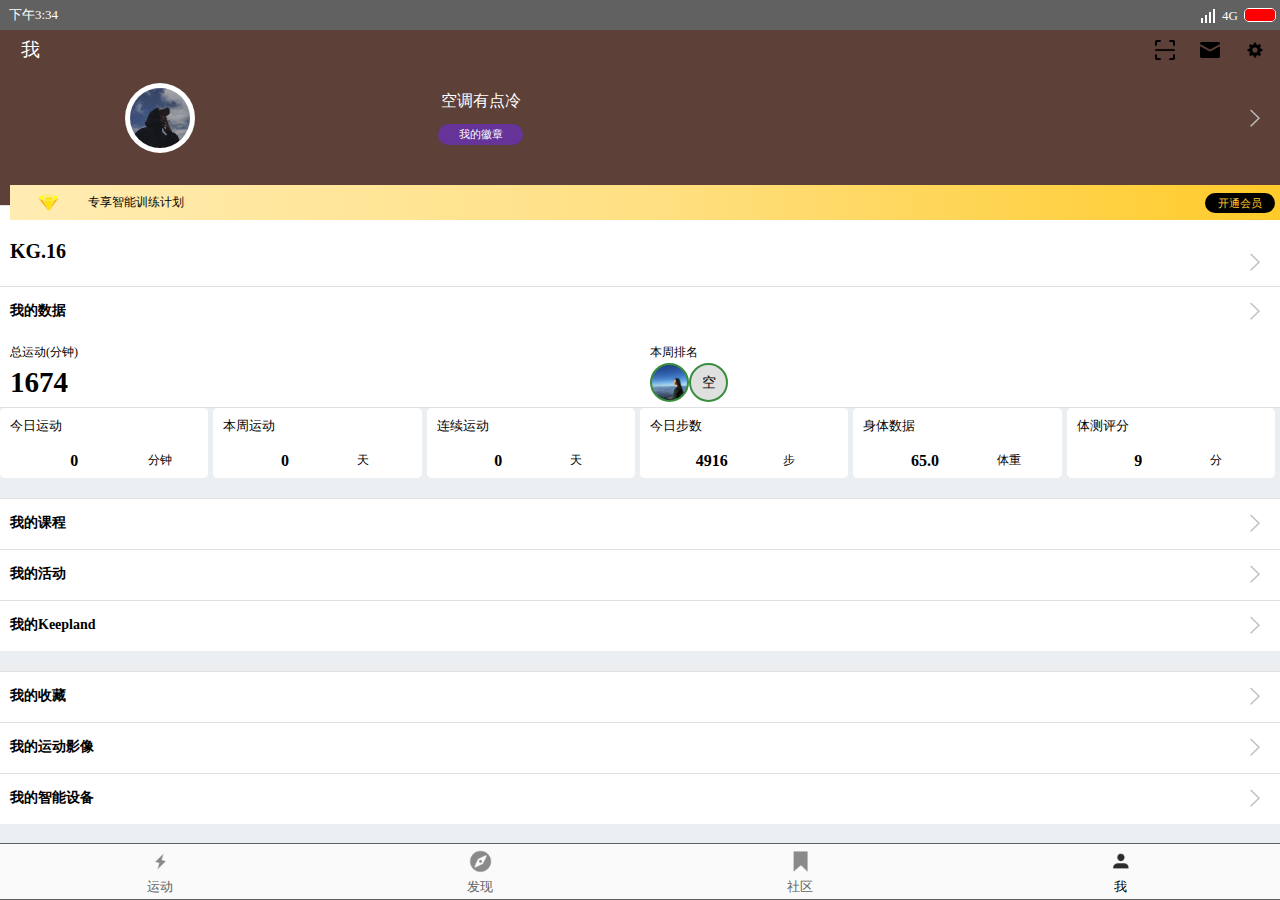
<file: page/me.html>
<!DOCTYPE html>
<html lang="en">
<head>
    <meta charset="UTF-8">
    <title>keep</title>
    <meta name="viewport" content="width=device-width, initial-scale=1.0, maximum-scale=1.0, user-scalable=0">
    <link rel="stylesheet" href="../css/signal.css">
    <link rel="stylesheet" href="../css/common.css">
    <link rel="stylesheet" href="../css/container.css">
    <link rel="stylesheet" href="../css/sport/menus.css">
    <link rel="stylesheet" href="../css/me/dynamic.css">

</head>
<body>
<div id="container">

    <div id="signal" class="">
        <div id="signal_left" class="">
            <div id="signal_time" class="">下午3:34</div>
        </div>
        <div id="signal_right" class="">
            <div id="signal_x" class="">
                <div class="signal_y"></div>
                <div class="signal_y"></div>
                <div class="signal_y"></div>
                <div class="signal_y"></div>
            </div>
            <div id="XG" class="">4G</div>
            <div id="battery_area" class="">
                <!--<div id="battery_img"class="border"></div>-->
                <div id="battery" class="">
                    <div id="battery_sum"></div>
                </div>
            </div>
        </div>
    </div>


    <div id="me_start" class="">
        <div id="me_start_left" >
            <div class="me_start_right_div ">我</div>
        </div>
        <div id="me_start_right" >
            <div class="me_start_right_div " style="background-image: url(../img/me/see.png)"></div>
            <div class="me_start_right_div " style="background-image: url(../img/me/email.png)"></div>
            <div class="me_start_right_div " style="background-image: url(../img/me/set.png)"></div>
        </div>
    </div>

    <div id="me_dynamic" >
        <div id="me_name" >
            <div id="me_name_center" >
                <div id="me_name_left" >
                    <div id="name_left">
                        <div id="name_left_img" >
                            <div id="name_left_img1" ></div>
                        </div>
                    </div>
                    <div id="name_right" class="">
                        <div id="me_nickname" class="">空调有点冷</div>
                        <div id="me_nickname_down">
                            <!--<div id=""></div>-->
                            <div id="me_nickname_down02" class="">我的徽章</div>
                        </div>
                    </div>
                </div>
                    <div class="date_img " >
                    </div>
            </div>
        </div>


        <div id="me_name_down"class="">
            <div id="diamond" class=""></div>
            <div id="diamond_name" class="">专享智能训练计划</div>
            <div id="open_diamond" class="">开通会员</div>
        </div>


        <div id="infor" >
            <div id="KG" class="">
                <div class="date_name1 ">KG.16</div>
                <div class="date_img "></div>
            </div>
            <div class="date">
                <div class="date_name ">我的数据</div>
                <div class="date_img "></div>
            </div>
            <div id="runtime">
                <div id="runtime_left">
                    <div class="runtime_left_up">总运动(分钟)</div>
                    <div class="runtime_left_down">1674</div>
                </div>
                <div id="runtime_right" >
                    <div class="runtime_left_up">本周排名</div>
                    <div class="runtime_left_down ">
                        <div class="runtime_down_img" style="background-image: url(../img/me/11.jpeg)"> </div>
                        <div class="runtime_down_img">空</div>
                        <div class=""></div>
                    </div>
                </div>
            </div>
            <div id="record">
                <div class="record_div ">
                    <div class="record_div_up ">今日运动</div>
                    <div class="record_div_down ">
                        <div class="record_div_down01 ">0</div>
                        <div class="record_div_down02 ">分钟</div>
                    </div>
                </div>


                <div class="record_div ">
                    <div class="record_div ">
                        <div class="record_div_up ">本周运动</div>
                        <div class="record_div_down ">
                            <div class="record_div_down01 ">0</div>
                            <div class="record_div_down02 ">天</div>
                        </div>
                    </div>
                </div>


                <div class="record_div ">
                    <div class="record_div ">
                        <div class="record_div_up ">连续运动</div>
                        <div class="record_div_down ">
                            <div class="record_div_down01 ">0</div>
                            <div class="record_div_down02 ">天</div>
                        </div>
                    </div>
                </div>

                <div class="record_div ">
                    <div class="record_div ">
                        <div class="record_div_up ">今日步数</div>
                        <div class="record_div_down ">
                            <div class="record_div_down01 ">4916</div>
                            <div class="record_div_down02 ">步</div>
                        </div>
                    </div>
                </div>

                <div class="record_div ">
                    <div class="record_div ">
                        <div class="record_div_up ">身体数据</div>
                        <div class="record_div_down ">
                            <div class="record_div_down01 ">65.0</div>
                            <div class="record_div_down02 ">体重</div>
                        </div>
                    </div>
                </div>

                <div class="record_div ">
                    <div class="record_div ">
                        <div class="record_div_up ">体测评分</div>
                        <div class="record_div_down ">
                            <div class="record_div_down01 ">9</div>
                            <div class="record_div_down02 ">分</div>
                        </div>
                    </div>
                </div>
            </div>

            <div class="me_02">
                <div class="date">
                    <div class="date_name ">我的课程</div>
                    <div class="date_img "></div>
                </div>
                <div class="date">
                    <div class="date_name ">我的活动</div>
                    <div class="date_img "></div>
                </div>
                <div class="date">
                    <div class="date_name ">我的Keepland</div>
                    <div class="date_img "></div>
                </div>
            </div>

            <div class="me_02">
                <div class="date">
                    <div class="date_name ">我的收藏</div>
                    <div class="date_img "></div>
                </div>
                <div class="date">
                    <div class="date_name  ">我的运动影像</div>
                    <div class="date_img  "></div>
                </div>
                <div class="date">
                    <div class="date_name ">我的智能设备</div>
                    <div class="date_img "></div>
                </div>
            </div>

            <div class="me_02">
                <div class="date">
                    <div class="date_name ">我的钱包</div>
                    <div class="date_img "></div>
                </div>
                <div class="date">
                    <div class="date_name ">我的订单</div>
                    <div class="date_img "></div>
                </div>
                <div class="date">
                    <div class="date_name ">购物车</div>
                    <div class="date_img "></div>
                </div>
                <div class="date">
                    <div class="date_name ">客服中心</div>
                    <div class="date_img "></div>
                </div>
            </div>
        </div>
    </div>



<!--------------------------------动态层：end----------------------------->


<!--------------------------------菜单层：star----------------------------->

<div id="menus" >
    <div class="menus_style "><a href="keep_sport_area.html">
        <div class="menus_img " style="background-image: url(../img/png/lightning-normal.png)"></div>
        <div class="menus_name ">运动</div></a>
    </div>
    <div class="menus_style " ><a href="keep_find.html">
        <div class="menus_img " style="background-image: url(../img/png/discover-normal.png)"></div>
        <div class="menus_name ">发现</div></a>
    </div>
    <div class="menus_style "><a href="activity_area.html">
        <div class="menus_img " style="background-image: url(../img/png/label-normal.png)"></div>
        <div class="menus_name ">社区</div></a>
    </div>
    <div class="menus_style ">
        <div class="menus_img " style="background-image: url(../img/png/me-press.png)"></div>
        <div class="menus_name ">我</div>
    </div>
</div>


<!--------------------------------菜单层：end----------------------------->

</div>

</body>
</html>
</file>
<file: css/signal.css>
#signal{
    height: 30px;
    display: flex;
    justify-content: space-between;
    align-items: center;
    background-color: #616161;

}

/*     左        */
#signal_left{
    height: 30px;
    flex: 1;
}

#signal_time{
    height: 30px;
    width: 67px;
    font-size: 13px;
    line-height: 30px;
    text-align: center;
    color: white;
}
/*     右        */
#signal_right{
    height: 30px;
    flex: 1;
    display: flex;
    justify-content: flex-end;
    align-items: center;
}

#signal_x{
    height: 15px;
    width: 25px;
    display: flex;
    justify-content: center;
    align-items: flex-end;

}
#signal_x .signal_y:nth-child(1){
    height: 5px;
    width: 2px;
    background-color: white;
    margin-right: 2px;
}
#signal_x .signal_y:nth-child(2){
    height: 8px;
    width: 2px;
    background-color: white;
    margin-right: 2px;
}
#signal_x .signal_y:nth-child(3){
    height: 11px;
    width: 2px;
    background-color: white;
    margin-right: 2px;
}
#signal_x .signal_y:nth-child(4){
    height: 14px;
    width: 2px;
    background-color:white;

}

#XG{
    height: 29px;
    width: 20px;
    font-size: 13px;
    color: white;
    line-height: 29px;
    text-align: center;

}
#battery_area{
     height: 29px;
     width: 40px;
    display: flex;
    justify-content: center;
    align-items: center;
    position: relative;
}
#battery{
    height: 12px;
    width: 30px;
    border: 1px white solid;
    border-radius: 5px;
    overflow: hidden;


}
/*#battery_img{*/
    /*height: 5px;*/
    /*width: 5px;*/
    /*position: absolute;*/


/*}*/
#battery_sum{
    height:12px;
    width:30px;
    background-color: red;
    animation: charge 5s linear infinite;
}
@keyframes charge {
    0% {
        background-color: red;
        width: 2px;
    }
    30% {
        background-color: #CDDC39;
        width: 15px;
    }
    70% {
        background-color: #388E3C;
        width : 25px;
    }
    100% {
        background-color: green;
        width : 31px;
    }
}
</file>
<file: css/common.css>
*{
    padding: 0;
    margin: 0;
    font-family: "微软雅黑 ";
    font-weight: 500;
}

.border{
    border: red 1px solid;
}
::-webkit-scrollbar {
    display: none;
}
.dynamic_like_style{
    margin: 13px;
    border-radius: 5px;
}

a{
    color: #616161;
    text-decoration: none;
}
p{
    color: black;
}
</file>
<file: css/container.css>
#container{
    width: 100%;
    height: 100%;

    position: fixed;
    display: flex;
    flex-flow: column;

}
</file>
<file: css/sport/menus.css>
#menus{
    height: 55px;
    width: 100%;
    display: flex;
    justify-content: space-between;
    align-items: center;
    border-bottom: #616161 1px solid;
    border-top: #616161 1px solid;
    background-color: #FAFAFA;
    position: fixed;
    bottom: 0;
}
.menus_style{
    height: 52px;
    flex: 1;
    display: flex;
    flex-flow: column;
    align-items: center;
    justify-content: center;
}
.menus_img{
    height: 30px;
    width: 45px;
    background-repeat: no-repeat;
    background-size:50%;
    background-position: center;
}
.menus_name{
    height: 20px;
    width: 45px;
    line-height: 20px;
    text-align: center;
    font-size: 13px;
}
</file>
<file: css/me/dynamic.css>
#me_start{
    height: 60px;
    width: 100%;
    display: flex;
    justify-content: space-between;
    align-items: center;
    position: fixed;
    top: 20px;
    z-index: 9999;

}

#me_start_left{
    height: 80px;
    flex: 1;
    display: flex;
    align-items: center;
}
#me_start_right{
    height: 80px;
    flex: 1;
    display: flex;
    justify-content: flex-end;
    align-items: center;

}
#me_dynamic{
    flex: 1;
    width: 100%;
    overflow: scroll;
    position: relative;
}
.me_start_right_div{
    height: 40px;
    width: 40px;
    margin-right: 5px;
    background-repeat: no-repeat;
    background-position: center;
    background-size: 50%;
    line-height: 40px;
    text-align: right;
    font-size: 19px;
    color: white;
}


#me_name{
    height: 175px;
    background-color: #5D4037;
    display: flex;
    flex-flow: column;
    justify-content: center;


}
#me_name_center{
    height: 100px;
    display: flex;
    justify-content: space-between;
    align-items: center;
}
#me_name_left{
    height: 100px;
    width: 50%;
    display: flex;
    justify-content: space-between;
}
#name_left{
    height: 100px;
    width: 50%;
    display: flex;
    justify-content: center;
    align-items: center;
}
#name_left_img{
    height: 70px;
    width: 70px;
    background-color: white;
    border-radius: 50%;
    display: flex;
    justify-content: center;
    align-items: center;
}
#name_left_img1{
    height: 60px;
    width: 60px;
    background-color: #E0E0E0;
    background-image: url(../../img/me/22.jpg);
    background-repeat: no-repeat;
    background-position: center;
    background-size: cover;
    border-radius: 50%;
}



#name_right{
    height: 100px;
    width: 50%;
    display: flex;
    flex-flow: column;
    justify-content: flex-end;
    margin-left: 2px;

}
#me_nickname{
    height: 35px;
    line-height: 35px;
    text-align: center;
    color: white;
    font-size: 16px;
}
#me_nickname_down{
    height: 50px;
    display: flex;
    flex-flow: column;
    justify-content: space-between;
    align-items: center;

}



/*#me_nickname_down01{*/

/*}*/
#me_nickname_down02{
    height: 21px;
    width: 85px;
    background-color: rebeccapurple;
    border-radius: 15px;
    margin-top: 6px;
    color: white;
    line-height: 21px;
    text-align: center;
    font-size: 11px;
}


/*#me_name_right{*/
    /*height: 40px;*/
    /*width: 40px;*/
    /*background-color: white;*/
    /*background-image: url(../../img/me/big.png);*/


/*}*/

#me_name_down{
    height: 35px;
    width: 100%;
    background-image: linear-gradient(to right ,#FFECB3,#FFE082,#FFCA28);
    margin-left: 10px;
    display: flex;
    justify-content: space-between;
    align-items: center;
    position: absolute;
    top: 155px;

}

#diamond{
    height: 35px;
    width: 78px;
    background-image: url(../../img/me/diamond.png);
    background-repeat: no-repeat;
    background-position: center;
    background-size: 30%;
}
#diamond_name{
    height: 21px;
    flex: 1;
    font-size: 12px;
    line-height: 21px;
    text-align: left;
}
#open_diamond{
    height: 20px;
    width: 70px;
    background-color: black;
    color:#FFCA28 ;
    border-radius: 15px;
    font-size: 11px;
    line-height: 21px;
    text-align: center;
    margin-right: 15px;

}



#infor{
    height: 940px;
    border-top: #E0E0E0 1px solid;
    background-color: #ECEFF1;
}
#KG{
    height: 80px;
    display: flex;
    justify-content:space-between;
    background-color:white;
    align-items: flex-end;


}
.date_name1{
    height: 60px;
    width: 100px;
    margin-left: 10px;
    line-height: 50px;
    font-weight: 900;
    font-size: 20px;
}
.date{
    height: 50px;
    display: flex;
    justify-content: space-between;
    border-top: #E0E0E0 1px solid;
    background-color:white;
}
.date_name{
    height: 48px;
    flex: 1;
    margin-left: 10px;
    line-height: 48px;
    font-weight: bolder;
    font-size: 14px;

}
.date_img{
    height: 48px;
    width: 50px;
    background-image: url(../../img/me/1.png);
    background-repeat: no-repeat;
    background-position: center;
    background-size: 40%;
 }




#runtime{
    height: 70px;
    display: flex;
    justify-content: space-between;
    background-color:white;
}
#runtime_left{
    height: 70px;
    width: 50%;
}
.runtime_left_up{
    height: 20px;
    font-size: 12px;
    line-height: 30px;
    text-align: left;
    margin-left: 10px;
}
.runtime_left_down{
    height:50px;
    font-size: 29px;
    line-height: 50px;
    text-align: left;
    margin-left: 10px;
    font-weight: 900;
    display: flex;
    justify-content: flex-start;
    align-items: center;
}
.runtime_down_img{
    height: 35px;
    width: 35px;
    background-color: #E0E0E0;
    border-radius: 50%;
    border: #388E3C 2px solid;
    background-repeat: no-repeat;
    background-position: center;
    background-size: cover;
    font-size: 14px;
    line-height: 35px;
    text-align: center;
}

#runtime_right{
    height: 70px;
    width: 50%;
}




#record{

    height: 70px;
    flex: 1;
    display: flex;
    justify-content: flex-start;
    overflow: scroll;
    border-top: #E0E0E0 1px solid;
    background-color: #ECEFF1;

}
.record_div{
    height: 70px;
    flex: 1;
    margin-right: 5px;
    background-color:white;
    border-radius: 5px;

}
.record_div_up{
    height: 35px;
    font-size: 13px;
    line-height: 35px;
    margin-left: 10px;

}
.record_div_down{
    height: 35px;
    display: flex;
}
.record_div_down01{
    height: 35px;
    flex: 1;
    line-height: 35px;
    text-align: center;
    font-weight: 600;
    font-stretch: condensed;
    margin-left: 5px;
}
.record_div_down02{
    height: 35px;
    width: 60px;
    line-height: 35px;
    text-align: left;
    font-size: 12px;
    margin-left: 5px;
}


.me_02{
    flex: 1;
    width: 100%;
    margin-top: 20px;
    background-color:white;
    margin-bottom: 15px;
}
</file>
